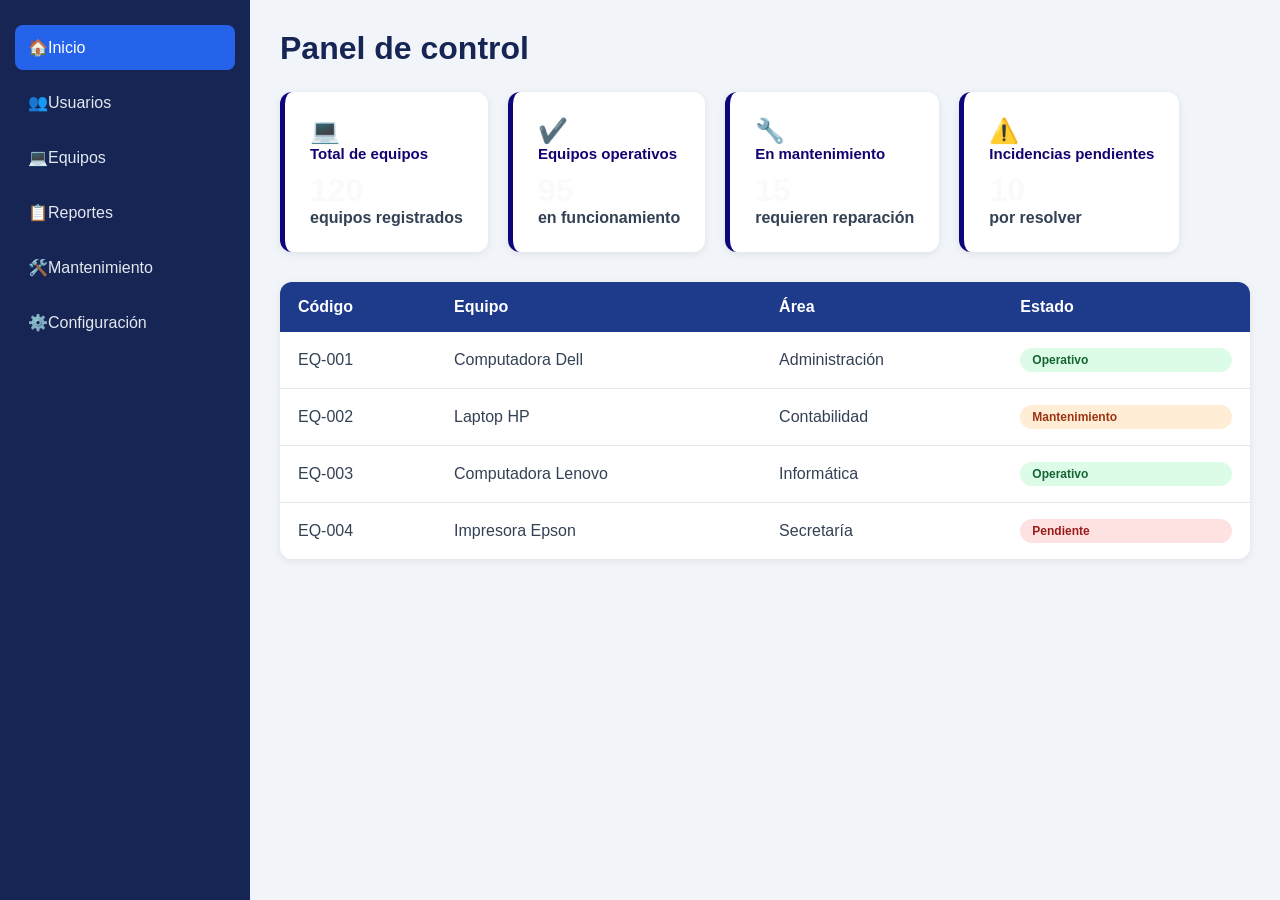
<file: 12-11-26/index.html>
<!DOCTYPE html>
<html lang="es">
<head>
<meta charset="UTF-8">
<meta name="viewport" content="width=device-width, initial-scale=1.0">
<title>Menú lateral</title>
<link rel="stylesheet" href="style.css">
</head>
<body>
    <div class="dashboard">
        <aside class="sidebar">

            <div class="menu">
                <li><a href="#" class="activo">🏠Inicio</a></li>
                <li><a href="#">👥Usuarios</a></li>
                <li><a href="#"> 💻Equipos</a></li>
                <li><a href="#"> 📋Reportes</a></li>
                <li><a href="#"> 🛠️Mantenimiento</a></li>
                <li><a href="#">⚙️Configuración</a></li>
            </div>
        </aside>
       <main class="contenido">
    <h1>Panel de control</h1>

    <section class="tarjetas">
        <div class="tarjeta">
            <h2>💻</h2>
            <h3>Total de equipos</h3>
            <p class="numero">120</p>
            <h4>equipos registrados</h4>
        </div>
        <div class="tarjeta">
            <h2>✔️</h2>
            <h3>Equipos operativos</h3>
            <p class="numero">95</p>
            <h4>en funcionamiento</h4>
        </div>
        <div class="tarjeta">
            <h2>🔧</h2  >
            <h3>En mantenimiento</h3>
            <p class="numero">15</p>
            <h4>requieren reparación</h4>
        </div>
        <div class="tarjeta">
            <h2>⚠️</h2>
            <h3>Incidencias pendientes</h3>
            <p class="numero">10</p>
            <h4>por resolver</h4>
        </div>
    </section>
    <section class="tabla-contenedor">
    <table class="tabla">
        <thead>
            <tr>
                <th>Código</th>
                <th>Equipo</th>
                <th>Área</th>
                <th>Estado</th>
            </tr>
        </thead>
        <tbody>
            <tr>
                <td>EQ-001</td>
                <td>Computadora Dell</td>
                <td>Administración</td>
                <td><span class="estado operativo">Operativo</span></td>
            </tr>
            <tr>
                <td>EQ-002</td>
                <td>Laptop HP</td>
                <td>Contabilidad</td>
                <td><span class="estado mantenimiento">Mantenimiento</span></td>
            </tr>
            <tr>
                <td>EQ-003</td>
                <td>Computadora Lenovo</td>
                <td>Informática</td>
                <td><span class="estado operativo">Operativo</span></td>
            </tr>
            <tr>
                <td>EQ-004</td>
                <td>Impresora Epson</td>
                <td>Secretaría</td>
                <td><span class="estado pendiente">Pendiente</span></td>
            </tr>
        </tbody>
    </table>
</section>
</main>
    </div>
</body>
</html>
</file>
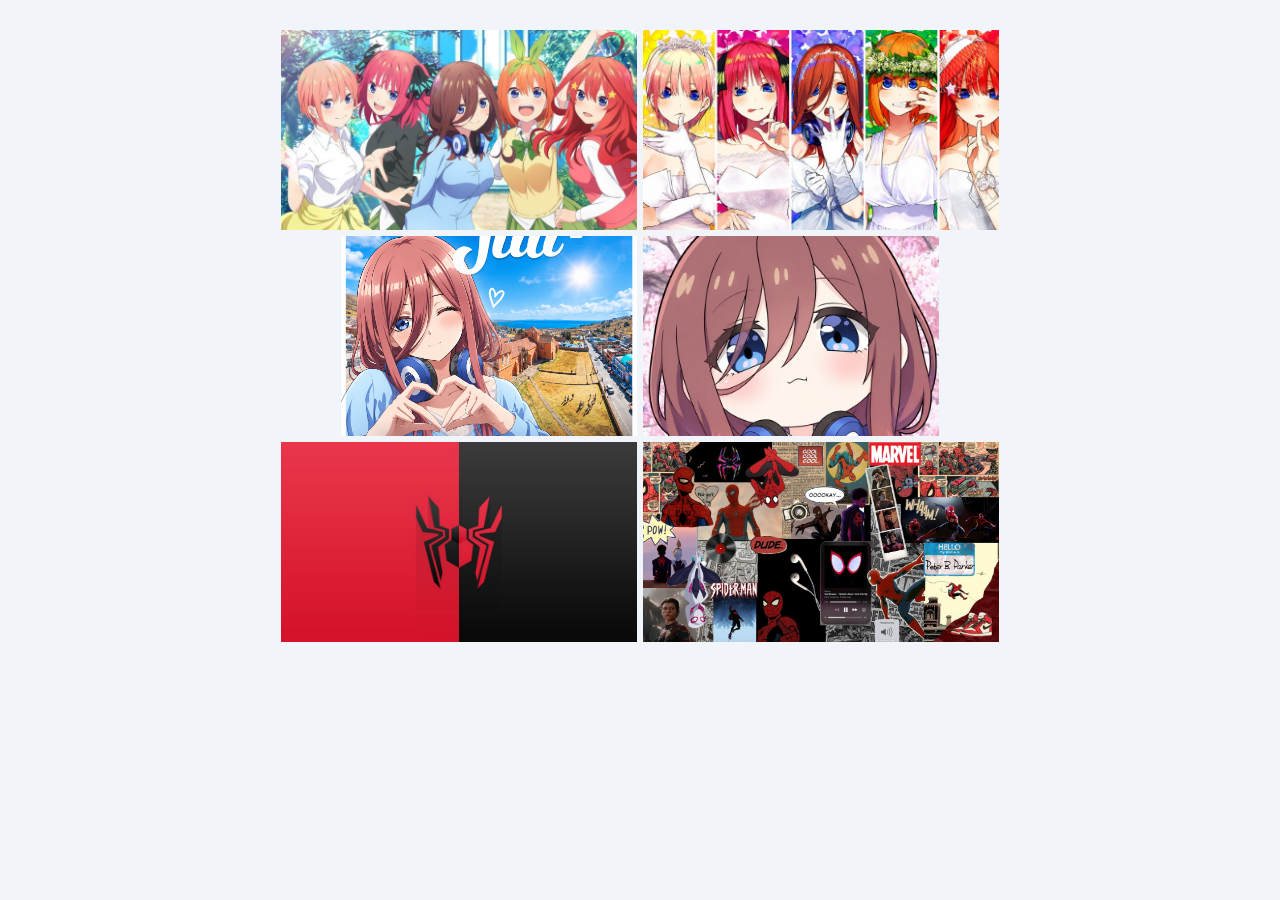
<file: ACTIVIDAD_06-11-26/index.html>
<!DOCTYPE html>
<html lang="es">
<head>
    <meta charset="UTF-8">
    <meta name="viewport" content="width=device-width, initial-scale=1.0">
    <title>Flexbox con imágenes</title>
    <link rel="stylesheet" href="styles.css">
</head>
<body>

    <section class="galeria">
        <img src="img/nakano-grupo.png" alt="Las hermanas Nakano">
        <img src="img/nakano-novias.jpg" alt="Las hermanas Nakano con vestido de novia">
        <img src="img/juli-aniversario.png" alt="Aniversario de Juli">
        <img src="img/miku-chibi.jpg" alt="Miku Nakano chibi">
        <img src="img/spiderman-logo.jpg" alt="Logo de Spider-Man">
        <img src="img/spiderman-collage.jpg" alt="Collage de Spider-Man">
    </section>

</body>
</html>
</file>
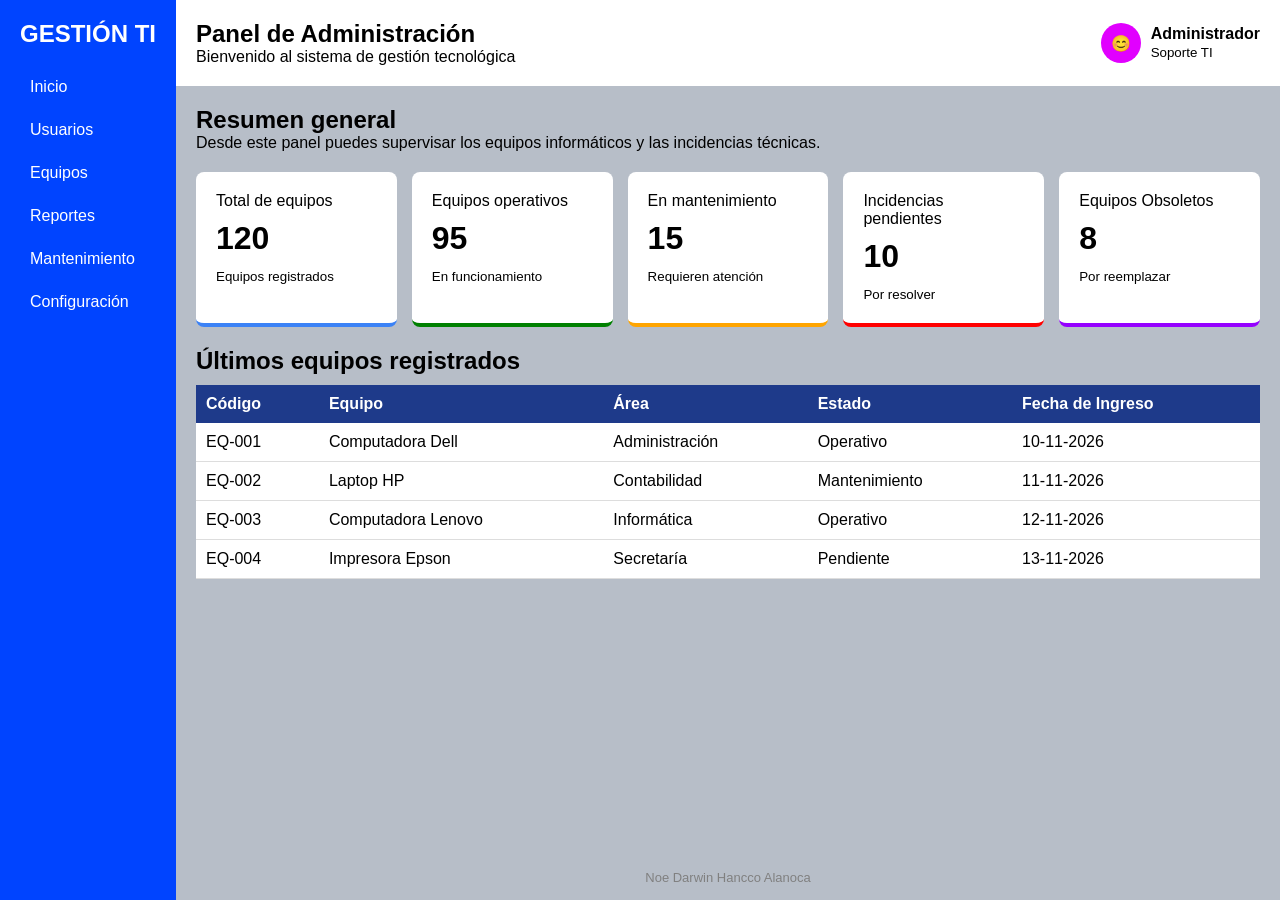
<file: Examen/index.html>
<!DOCTYPE html>
<html lang="es">
<head>
<meta charset="UTF-8">
<meta name="viewport" content="width=device-width, initial-scale=1.0">
<title>Gestión TI</title>
<link rel="stylesheet" href="estilo.css">
</head>
<body>

<div class="menu">
  <div>
    <h2>GESTIÓN TI</h2>
    <a href="#">Inicio</a>
    <a href="#">Usuarios</a>
    <a href="#">Equipos</a>
    <a href="#">Reportes</a>
    <a href="#">Mantenimiento</a>
    <a href="#">Configuración</a>
  </div>
 
</div>

<div class="principal">

  <div class="arriba">
    <div>
      <h2>Panel de Administración</h2>
      <p>Bienvenido al sistema de gestión tecnológica</p>
    </div>
    <div class="usuario">
      <div class="avatar">😊</div>
      <div>
        <b>Administrador</b><br>
        <small>Soporte TI</small>
      </div>
    </div>
  </div>

  <div class="contenido">
    <h2>Resumen general</h2>
    <p>Desde este panel puedes supervisar los equipos informáticos y las incidencias técnicas.</p>

    <div class="tarjetas">
      <div class="tarjeta">
        <p>Total de equipos</p>
        <h1>120</h1>
        <small>Equipos registrados</small>
      </div>

      <div class="tarjeta verde">
        <p>Equipos operativos</p>
        <h1>95</h1>
        <small>En funcionamiento</small>
      </div>

      <div class="tarjeta naranja">
        <p>En mantenimiento</p>
        <h1>15</h1>
        <small>Requieren atención</small>
      </div>

      <div class="tarjeta rojo">
        <p>Incidencias pendientes</p>
        <h1>10</h1>
        <small>Por resolver</small>
      </div>

      <div class="tarjeta morado">
        <p>Equipos Obsoletos</p>
        <h1>8</h1>
        <small>Por reemplazar</small>
      </div>
    </div>

    <h2>Últimos equipos registrados</h2>

    <table>
      <tr>
        <th>Código</th>
        <th>Equipo</th>
        <th>Área</th>
        <th>Estado</th>
        <th>Fecha de Ingreso</th>
      </tr>
      <tr>
        <td>EQ-001</td>
        <td>Computadora Dell</td>
        <td>Administración</td>
        <td>Operativo</td>
        <td>10-11-2026</td>
      </tr>
      <tr>
        <td>EQ-002</td>
        <td>Laptop HP</td>
        <td>Contabilidad</td>
        <td>Mantenimiento</td>
        <td>11-11-2026</td>
      </tr>
      <tr>
        <td>EQ-003</td>
        <td>Computadora Lenovo</td>
        <td>Informática</td>
        <td>Operativo</td>
        <td>12-11-2026</td>
      </tr>
      <tr>
        <td>EQ-004</td>
        <td>Impresora Epson</td>
        <td>Secretaría</td>
        <td>Pendiente</td>
        <td>13-11-2026</td>
      </tr>
    </table>
  </div>

  <div class="pie">
    Noe Darwin Hancco Alanoca
  </div>

</div>

</body>
</html>
</file>
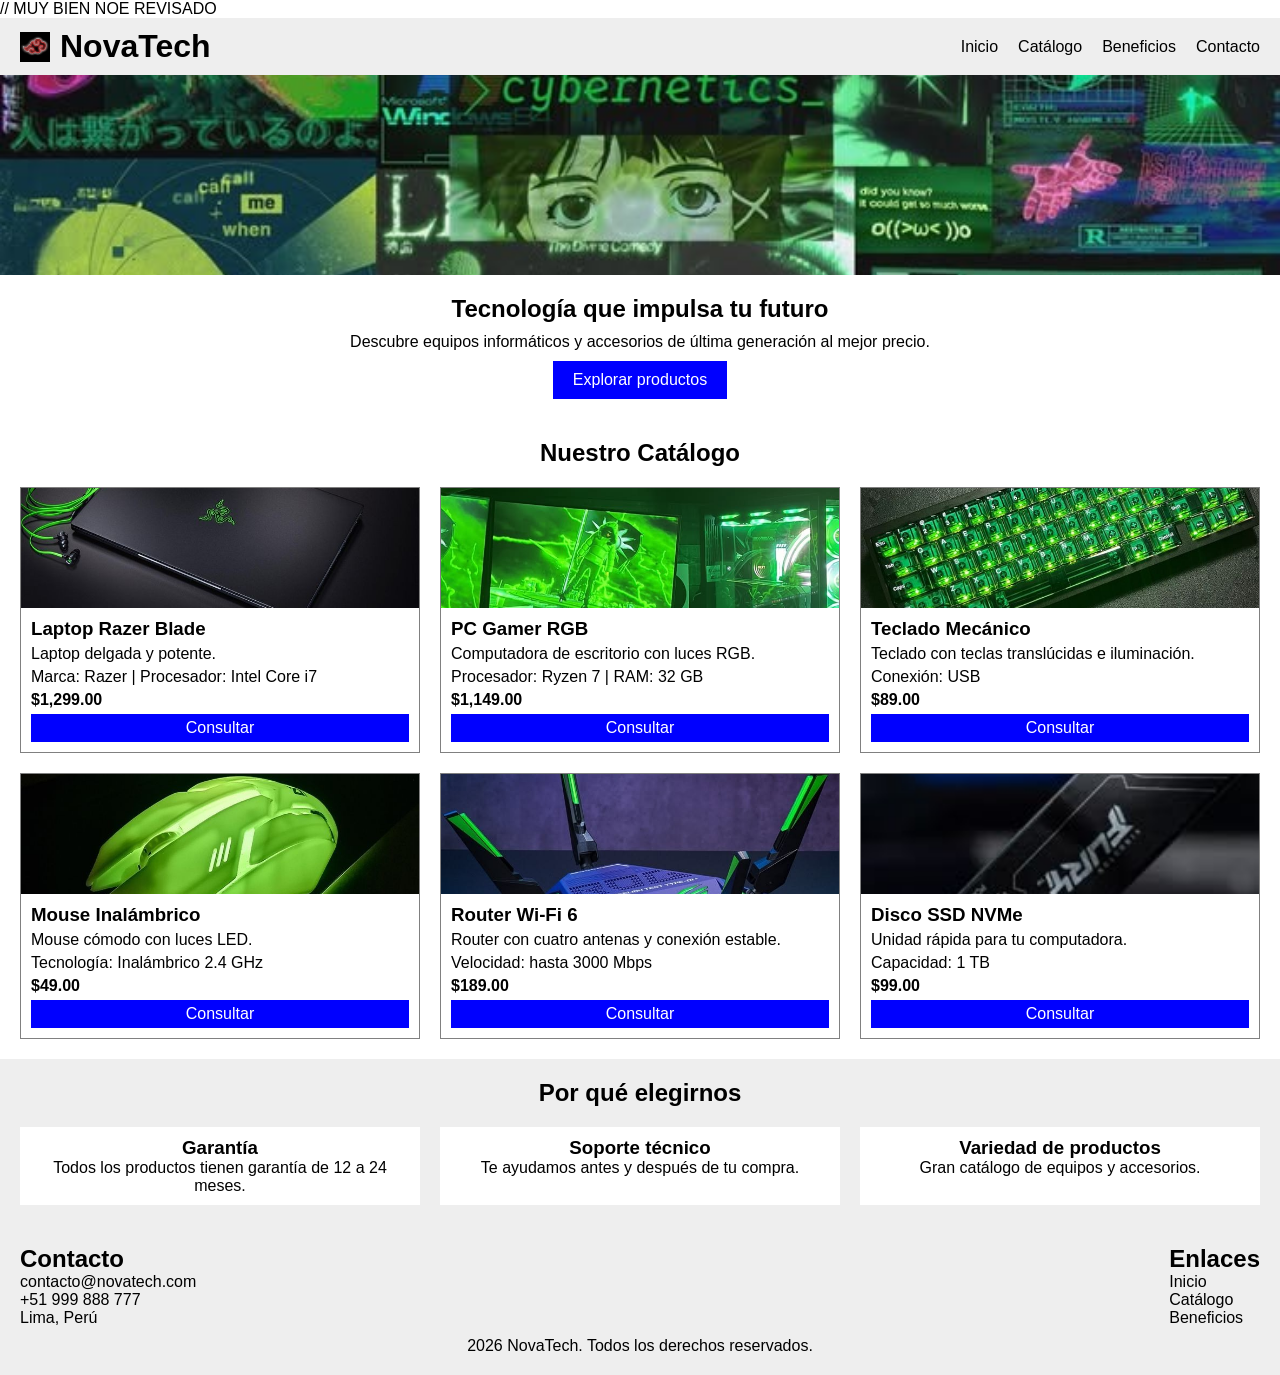
<file: Sistema_de_catálogo_de_productos_tecnológicos/index.html>
// MUY BIEN NOE REVISADO
<!DOCTYPE html>
<html lang="es">
<head>
    <meta charset="UTF-8">
    <meta name="viewport" content="width=device-width, initial-scale=1.0">
    <title>NovaTech - Catálogo de Productos Tecnológicos</title>
    <link rel="stylesheet" href="decoracion.css">
</head>
<body>

    <header class="header">
        <div class="logo">
            <img src="img/logo.png" alt="Logotipo de NovaTech">
            <h1>NovaTech</h1>
        </div>
        <nav>
            <ul class="menu">
                <li><a href="#inicio">Inicio</a></li>
                <li><a href="#catalogo" class="enlace-catalogo">Catálogo</a></li>
                <li><a href="#beneficios">Beneficios</a></li>
                <li><a href="#contacto">Contacto</a></li>
            </ul>
        </nav>
    </header>

    <section class="banner" id="inicio">
        <img src="img/banner.jpg" alt="Collage de tecnología estilo cyberpunk">
        <div class="banner-texto">
            <h2>Tecnología que impulsa tu futuro</h2>
            <p>Descubre equipos informáticos y accesorios de última generación al mejor precio.</p>
            <a href="#catalogo" class="boton">Explorar productos</a>
        </div>
    </section>

    <section class="catalogo" id="catalogo">
        <h2>Nuestro Catálogo</h2>

        <div class="productos">

            <article class="tarjeta">
                <img src="img/laptop.jpg" alt="Laptop Razer">
                <div class="info">
                    <h3>Laptop Razer Blade</h3>
                    <p>Laptop delgada y potente.</p>
                    <p>Marca: Razer | Procesador: Intel Core i7</p>
                    <span class="precio">$1,299.00</span>
                    <a href="#contacto" class="boton-consultar">Consultar</a>
                </div>
            </article>

            <article class="tarjeta">
                <img src="img/pc.jpg" alt="Computadora de escritorio gamer">
                <div class="info">
                    <h3>PC Gamer RGB</h3>
                    <p>Computadora de escritorio con luces RGB.</p>
                    <p>Procesador: Ryzen 7 | RAM: 32 GB</p>
                    <span class="precio">$1,149.00</span>
                    <a href="#contacto" class="boton-consultar">Consultar</a>
                </div>
            </article>

            <article class="tarjeta">
                <img src="img/teclado.jpg" alt="Teclado mecánico verde">
                <div class="info">
                    <h3>Teclado Mecánico</h3>
                    <p>Teclado con teclas translúcidas e iluminación.</p>
                    <p>Conexión: USB</p>
                    <span class="precio">$89.00</span>
                    <a href="#contacto" class="boton-consultar">Consultar</a>
                </div>
            </article>

            <article class="tarjeta">
                <img src="img/mouse.jpg" alt="Mouse gamer verde">
                <div class="info">
                    <h3>Mouse Inalámbrico</h3>
                    <p>Mouse cómodo con luces LED.</p>
                    <p>Tecnología: Inalámbrico 2.4 GHz</p>
                    <span class="precio">$49.00</span>
                    <a href="#contacto" class="boton-consultar">Consultar</a>
                </div>
            </article>

            <article class="tarjeta">
                <img src="img/router.jpg" alt="Router ROG">
                <div class="info">
                    <h3>Router Wi-Fi 6</h3>
                    <p>Router con cuatro antenas y conexión estable.</p>
                    <p>Velocidad: hasta 3000 Mbps</p>
                    <span class="precio">$189.00</span>
                    <a href="#contacto" class="boton-consultar">Consultar</a>
                </div>
            </article>

            <article class="tarjeta">
                <img src="img/ssd.jpg" alt="Disco SSD Kingston">
                <div class="info">
                    <h3>Disco SSD NVMe</h3>
                    <p>Unidad rápida para tu computadora.</p>
                    <p>Capacidad: 1 TB</p>
                    <span class="precio">$99.00</span>
                    <a href="#contacto" class="boton-consultar">Consultar</a>
                </div>
            </article>

        </div>
    </section>

    <section class="beneficios" id="beneficios">
        <h2>Por qué elegirnos</h2>
        <div class="beneficios-lista">
            <div class="beneficio">
                <h3>Garantía</h3>
                <p>Todos los productos tienen garantía de 12 a 24 meses.</p>
            </div>
            <div class="beneficio">
                <h3>Soporte técnico</h3>
                <p>Te ayudamos antes y después de tu compra.</p>
            </div>
            <div class="beneficio">
                <h3>Variedad de productos</h3>
                <p>Gran catálogo de equipos y accesorios.</p>
            </div>
        </div>
    </section>

    <footer class="footer" id="contacto">
        <div class="footer-contenido">
            <div>
                <h2>Contacto</h2>
                <p>contacto@novatech.com</p>
                <p>+51 999 888 777</p>
                <p>Lima, Perú</p>
            </div>
            <div>
                <h2>Enlaces</h2>
                <p><a href="#inicio">Inicio</a></p>
                <p><a href="#catalogo">Catálogo</a></p>
                <p><a href="#beneficios">Beneficios</a></p>
            </div>
        </div>
        <p class="copyright">2026 NovaTech. Todos los derechos reservados.</p>
    </footer>

</body>
</html>
</file>
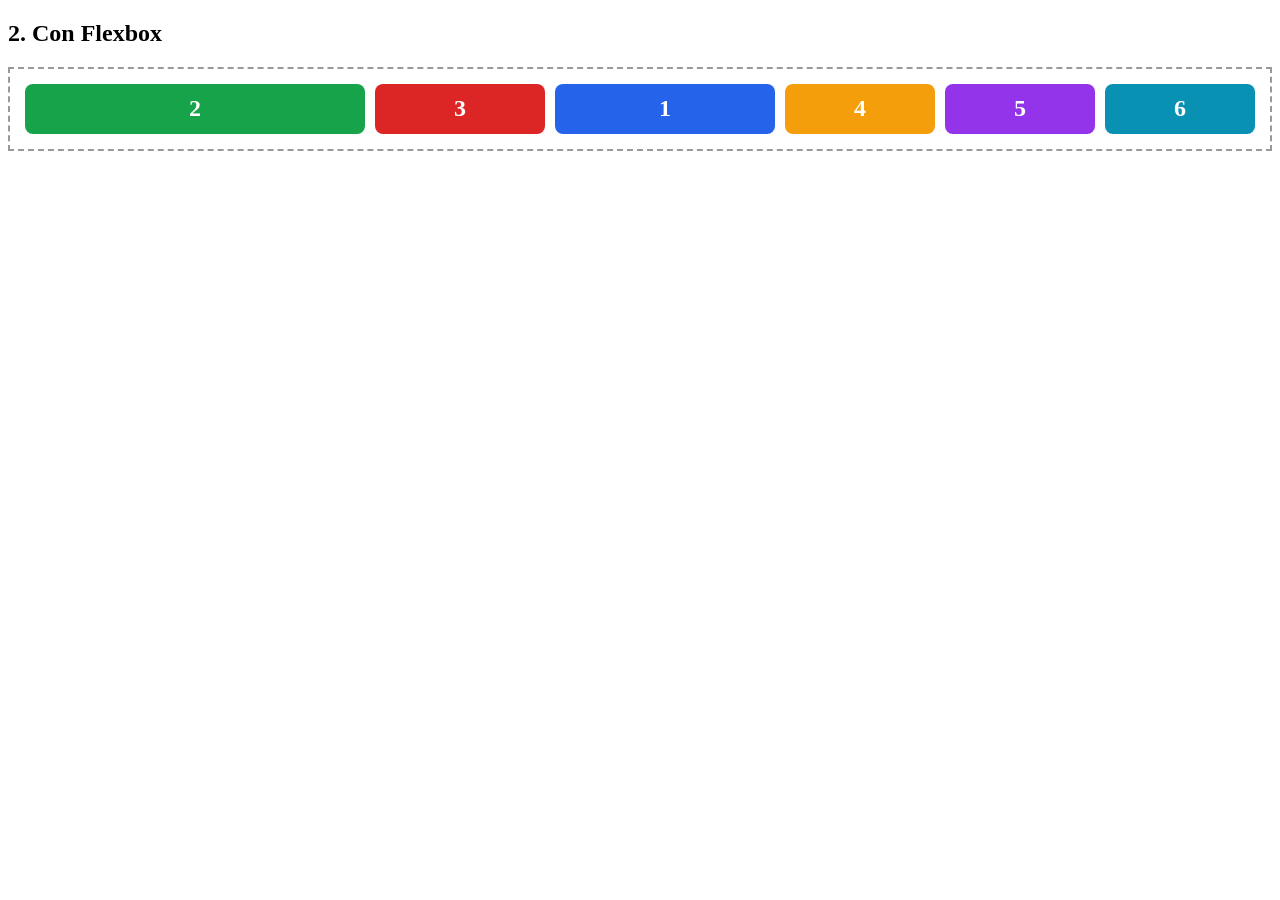
<file: flex_con_o_sin/index_1.html>
<!-- Autor: Noe -->
<!DOCTYPE html>
<html lang="es">
<head>
    <meta charset="UTF-8">
    <meta name="viewport" content="width=device-width, initial-scale=1.0">
    <title>Demostración de Flexbox</title>
    <link rel="stylesheet" href="styles.css">
</head>

<body>

  
    <!-- EJEMPLO 2 -->
    <div class="contenedor-ejemplo">

        <h2>2. Con Flexbox</h2>

        <div class="contenedor-flex">
            <div class="caja1">1</div>
            <div class="caja2">2</div>
            <div class="caja3">3</div>
            <div class="caja4">4</div>
            <div class="caja5">5</div>
            <div class="caja6">6</div>

        </div>

    </div>

</body>
</html>
</file>
<file: 12-11-26/style.css>
* {
    margin: 0;
    padding: 0;
    box-sizing: border-box;
}

body {
    font-family: Arial, sans-serif;
    background-color: #f1f5f9;
    color: #334155;
}

/* CONTENEDOR GENERAL */
.dashboard {
    display: flex;
    min-height: 100vh;
}

.sidebar {
    width: 250px;
    min-width: 250px;
    background-color: #172554;
    color: white;

    display: flex;
    flex-direction: column;
    justify-content: space-between;

    padding: 25px 15px;
}


/* NAVEGACIÓN */
.menu {
    list-style: none;
    display: flex;
    flex-direction: column;
    gap: 10px;
    flex-grow: 1;
}

.menu a {
    display: block;
    text-decoration: none;
    color: #e2e8f0;
    padding: 13px;
    border-radius: 8px;
    transition: 0.3s;
}

.menu a:hover,
.menu a.activo {
    background-color: #2563eb;
    color: white;
}

.contenido {
    flex: 1;
    padding: 30px;
}

.contenido h1 {
    margin-bottom: 25px;
    color: #172554;
}

/* TARJETAS */
.tarjetas {
    display: flex;
    grid-template-columns: repeat(auto-fit, minmax(200px, 1fr));
    gap: 20px;
}

.tarjeta {
    flex-direction: row;
    background-color: white;
    padding: 25px;
    border-radius: 12px;
    box-shadow: 0 2px 8px rgba(0, 0, 0, 0.08);
    border-left: 5px solid #0d057b;
}

.tarjeta h3 {
    font-size: 15px;
    color: #130271;
    margin-bottom: 10px;
}

.tarjeta .numero {
    font-size: 32px;
    font-weight: bold;
    color: #fafafa;
}

/* TABLA */
.tabla-contenedor {
    margin-top: 30px;
    background-color: white;
    border-radius: 12px;
    box-shadow: 0 2px 8px rgba(0, 0, 0, 0.08);
    overflow: hidden;
}

.tabla {
    width: 100%;
    border-collapse: collapse;
}

.tabla thead {
    background-color: #1e3a8a;
    color: white;
}

.tabla th,
.tabla td {
    text-align: left;
    padding: 16px 18px;
}

.tabla tbody tr {
    border-bottom: 1px solid #e2e8f0;
}

.tabla tbody tr:last-child {
    border-bottom: none;
}

.tabla tbody tr:hover {
    background-color: #f8fafc;
}

/* ETIQUETAS DE ESTADO */
.estado {
    display: flex;
    flex-direction: column;
    padding: 5px 12px;
    border-radius: 20px;
    font-size: 12px;
    font-weight: bold;
}

.estado.operativo {
    background-color: #dcfce7;
    color: #166534;
}

.estado.mantenimiento {
    background-color: #ffedd5;
    color: #9a3412;
}

.estado.pendiente {
    background-color: #fee2e2;
    color: #991b1b;
}
</file>
<file: ACTIVIDAD_06-11-26/styles.css>
body {
    font-family: Arial, sans-serif;
    margin: 0;
    padding: 30px;
    background-color: #f1f5f9;
}

.servicios {
    display: flex;
    justify-content: center;
    gap: 16px;
    max-width: 900px;
    margin: 0 auto 40px;
}

.tarjeta {
    flex: 1;
    background-color: white;
    padding: 20px;
    border-radius: 8px;
    box-shadow: 0 3px 10px #00000020;
}

.tarjeta h3 {
    font-size: 16px;
    color: #0f172a;
}

.tarjeta p {
    font-size: 13px;
    color: #475569;
}
.galeria {
    display: flex;
    flex-wrap: wrap;
    justify-content: center;
    align-items: center;
    gap: 6px;
    max-width: 900px;
    margin: 0 auto;
}

.galeria img {
    flex: 0 0 calc((100% - 12px) / 3);
    height: 200px;
    object-fit: cover;
    object-position: center;
}

.galeria img[src*="juli-aniversario"] {
    object-position: left center;
}
</file>
<file: Examen/estilo.css>
*{
    margin: 0;
    padding: 0;
    box-sizing: border-box;
    font-family: Arial, Helvetica, sans-serif;

}
body{
    display: flex;
    min-height: 100vh;
    background: #b7bec8;

}
.menu{
    width: 200;
    background: #0044ff;
    color: white;
    display: flex;
    flex-direction: column;
    justify-content: space-between;
    padding: 20px;

}
.menu h2 {
    margin-bottom: 20px;
}

.menu a {
    display: block;
    color: white;
    text-decoration: none;
    padding: 10px;
    margin-bottom: 5px;
    border-radius: 6px;
}

.principal{
    flex: 1;
    display: flex;
    flex-direction: column;
}
.arriba{
    display: flex;
    justify-content: space-between;
    align-items: center;
    background: white;
    padding: 20px;
}

.usuario{
    display: flex;
    align-items: center;
    gap: 10px;
}

.avatar{
    width: 40px;
    height: 40px;
    border-radius: 50%;
    background: #e100ff;
    color: white;
    display: flex;
    justify-content: center;
    align-items: center;

}

.contenido{
    flex: 1;
    padding: 20px;

}
.tarjetas {
  display: flex;
  flex-wrap: wrap;
  gap: 15px;
  margin: 20px 0;
}

.tarjeta {
  flex: 1;
  min-width: 150px;
  background: white;
  padding: 20px;
  border-radius: 8px;
  border-bottom: 4px solid #3b82f6;
}

.tarjeta h1 {
  margin: 10px 0;
}

.verde {
  border-bottom-color: green;
}

.naranja {
  border-bottom-color: orange;
}

.rojo {
  border-bottom-color: red;
}

.morado {
  
  border-bottom-color: rgb(149, 0, 255);
}

table {
  width: 100%;
  border-collapse: collapse;
  background: white;
  margin-top: 10px;
}

th {
  background: #1e3a8a;
  color: white;
  padding: 10px;
  text-align: left;
}

td {
  padding: 10px;
  border-bottom: 1px solid #ddd;
}

.pie {
  text-align: center;
  padding: 15px;
  font-size: 13px;
  color: gray;
}
</file>
<file: Sistema_de_catálogo_de_productos_tecnológicos/decoracion.css>
* {
    margin: 0;
    padding: 0;
    box-sizing: border-box;
}

body {
    font-family: Arial, sans-serif;
    background-color: white;
    color: black;
}

a {
    text-decoration: none;
    color: black;
}

.header {
    display: flex;
    justify-content: space-between;
    align-items: center;
    padding: 10px 20px;
    background-color: #eeeeee;
}

.logo {
    display: flex;
    align-items: center;
    gap: 10px;
}

.logo img {
    height: 30px;
}

.menu {
    display: flex;
    list-style: none;
    gap: 20px;
}

.menu a:hover {
    color: blue;
}

.banner img {
    width: 100%;
    height: 200px;
    object-fit: cover;
}

.banner-texto {
    text-align: center;
    padding: 20px;
}

.banner-texto h2 {
    margin-bottom: 10px;
}

.banner-texto p {
    margin-bottom: 10px;
}

.boton {
    display: inline-block;
    background-color: blue;
    color: white;
    padding: 10px 20px;
}

.catalogo {
    padding: 20px;
}

.catalogo h2,
.beneficios h2 {
    text-align: center;
    margin-bottom: 20px;
}

.productos {
    display: grid;
    grid-template-columns: repeat(3, 1fr);
    gap: 20px;
}

.tarjeta {
    display: flex;
    flex-direction: column;
    border: 1px solid gray;
}

.tarjeta:hover {
    background-color: #eeeeee;
}

.tarjeta img {
    width: 100%;
    height: 120px;
    object-fit: cover;
}

.info {
    display: flex;
    flex-direction: column;
    gap: 5px;
    padding: 10px;
}

.precio {
    font-weight: bold;
}

.boton-consultar {
    text-align: center;
    background-color: blue;
    color: white;
    padding: 5px;
}

.beneficios {
    padding: 20px;
    background-color: #eeeeee;
}

.beneficios-lista {
    display: grid;
    grid-template-columns: repeat(3, 1fr);
    gap: 20px;
}

.beneficio {
    text-align: center;
    padding: 10px;
    background-color: white;
}

.footer {
    background-color: #eeeeee;
    padding: 20px;
}

.footer-contenido {
    display: flex;
    justify-content: space-between;
    margin-bottom: 10px;
}

.copyright {
    text-align: center;
}

@media (max-width: 800px) {
    .productos,
    .beneficios-lista {
        grid-template-columns: 1fr;
    }
}
</file>
<file: flex_con_o_sin/styles.css>
ontenedor-ejemplo {
    margin-bottom: 30px;
}

/* Ejemplo 1: sin Flexbox */
.contenedor-normal {
    border: 2px dashed #999;
    padding: 10px;
}

/* Ejemplo 2: con Flexbox */
.contenedor-flex {
    display: flex;
    justify-content: space-around;
    align-items: center;
    border: 2px dashed #999;
    padding: 10px;
}

/* Estilos de las cajas */
.caja1 {
    width: 150px;
    height: 50px;
    background-color: #2563eb;
    color: white;
    font-size: 24px;
    font-weight: bold;
    display: flex;
    justify-content: center;
    align-items: center;
    border-radius: 8px;
    margin: 5px;

    flex-grow: 1;        
    flex-shrink: 1;      
    flex-basis: 200px;   
    order: 3;            
}

.caja2 {
    width: 150px;
    height: 50px;
    background-color: #16a34a;
    color: white;
    font-size: 24px;
    font-weight: bold;
    display: flex;
    justify-content: center;
    align-items: center;
    border-radius: 8px;
    margin: 5px;

    flex-grow: 2;        
    flex-shrink: 0;     
    flex-basis: 300px;
    order: 1;            
}

.caja3 {
    width: 150px;
    height: 50px;
    background-color: #dc2626;
    color: white;
    font-size: 24px;
    font-weight: bold;
    display: flex;
    justify-content: center;
    align-items: center;
    border-radius: 8px;
    margin: 5px;

    flex-grow: 1;
    order: 2;            
}

.caja4 {
    width: 150px;
    height: 50px;
    background-color: #f59e0b;
    color: white;
    font-size: 24px;
    font-weight: bold;
    display: flex;
    justify-content: center;
    align-items: center;
    border-radius: 8px;
    margin: 5px;
    order: 4;
}

.caja5 {
    width: 150px;
    height: 50px;
    background-color: #9333ea;
    color: white;
    font-size: 24px;
    font-weight: bold;
    display: flex;
    justify-content: center;
    align-items: center;
    border-radius: 8px;
    margin: 5px;
    order: 5;
}

.caja6 {
    width: 150px;
    height: 50px;
    background-color: #0891b2;
    color: white;
    font-size: 24px;
    font-weight: bold;
    display: flex;
    justify-content: center;
    align-items: center;
    border-radius: 8px;
    margin: 5px;
    order: 6;
}
</file>
